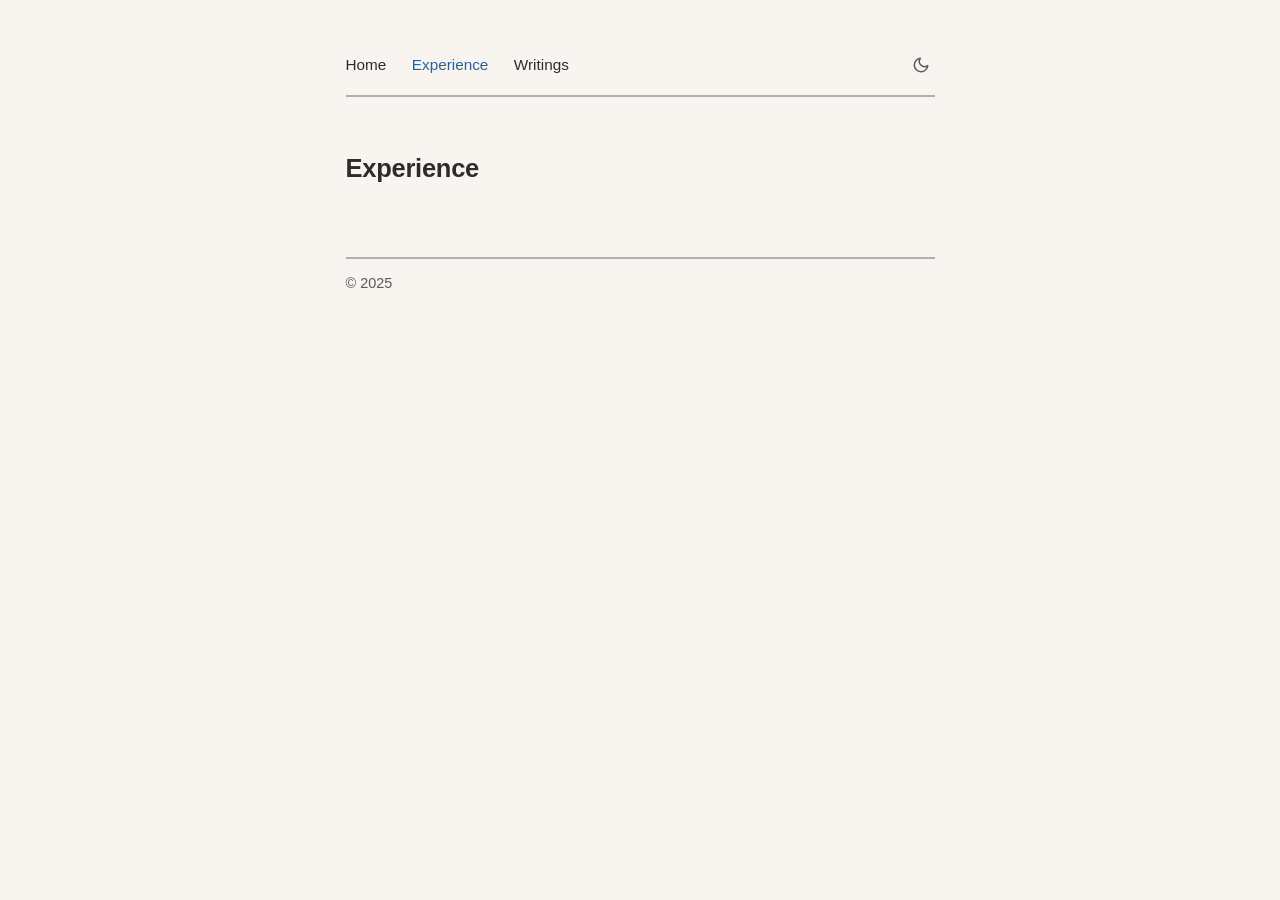
<file: experience/index.html>
<!DOCTYPE html>
<html lang="en">
<head>
  <meta charset="UTF-8">
  <meta name="viewport" content="width=device-width, initial-scale=1.0">
  <meta name="description" content="Experience and Background">
  <meta property="og:title" content="Experience">
  <meta property="og:description" content="Experience and Background">
  <meta property="og:type" content="website">
  <meta property="og:url" content="https://ezzheng.github.io/experience/">
  <title>Experience</title>
  <link rel="icon" type="image/png" href="/aesthetics/logo.png">
  <link rel="apple-touch-icon" href="/aesthetics/logo.png">
  <link rel="stylesheet" href="/aesthetics/styles.css">
</head>
<body>
  <div class="page">
    <nav>
      <ul>
        <li><a href="/">Home</a></li>
        <li><a href="/experience/" class="active">Experience</a></li>
        <li><a href="/writings/">Writings</a></li>
      </ul>
      <button class="theme-toggle" aria-label="Toggle dark mode">
        <svg class="moon" xmlns="http://www.w3.org/2000/svg" viewBox="0 0 24 24" fill="none" stroke="currentColor" stroke-width="2" stroke-linecap="round" stroke-linejoin="round"><path d="M21 12.79A9 9 0 1 1 11.21 3 7 7 0 0 0 21 12.79z"></path></svg>
        <svg class="sun" xmlns="http://www.w3.org/2000/svg" viewBox="0 0 24 24" fill="none" stroke="currentColor" stroke-width="2" stroke-linecap="round" stroke-linejoin="round"><circle cx="12" cy="12" r="5"></circle><line x1="12" y1="1" x2="12" y2="3"></line><line x1="12" y1="21" x2="12" y2="23"></line><line x1="4.22" y1="4.22" x2="5.64" y2="5.64"></line><line x1="18.36" y1="18.36" x2="19.78" y2="19.78"></line><line x1="1" y1="12" x2="3" y2="12"></line><line x1="21" y1="12" x2="23" y2="12"></line><line x1="4.22" y1="19.78" x2="5.64" y2="18.36"></line><line x1="18.36" y1="5.64" x2="19.78" y2="4.22"></line></svg>
      </button>
    </nav>

    <main>
      <h1>Experience</h1>

      <!--
      TEMPLATE: Copy this section block to add a new section (Education, Work, Projects, etc.)
      
      <section class="resume-section">
        <h2 class="section-title">Section Name</h2>
        
        <div class="resume-item">
          <div class="resume-header">
            <span class="resume-title">Title</span>
            <span class="resume-date">Date Range</span>
          </div>
          <div class="resume-subtitle">Subtitle (optional)</div>
          <p class="resume-desc">Description text.</p>
        </div>

        <div class="resume-item">
          <div class="resume-header">
            <span class="resume-title">Another Title</span>
            <span class="resume-date">Date Range</span>
          </div>
          <p class="resume-desc">Description text.</p>
        </div>
      </section>
      -->

    </main>

    <footer>
      <p>© 2025</p>
    </footer>
  </div>

<script src="/aesthetics/script.js?v=2"></script>
</body>
</html>
</file>
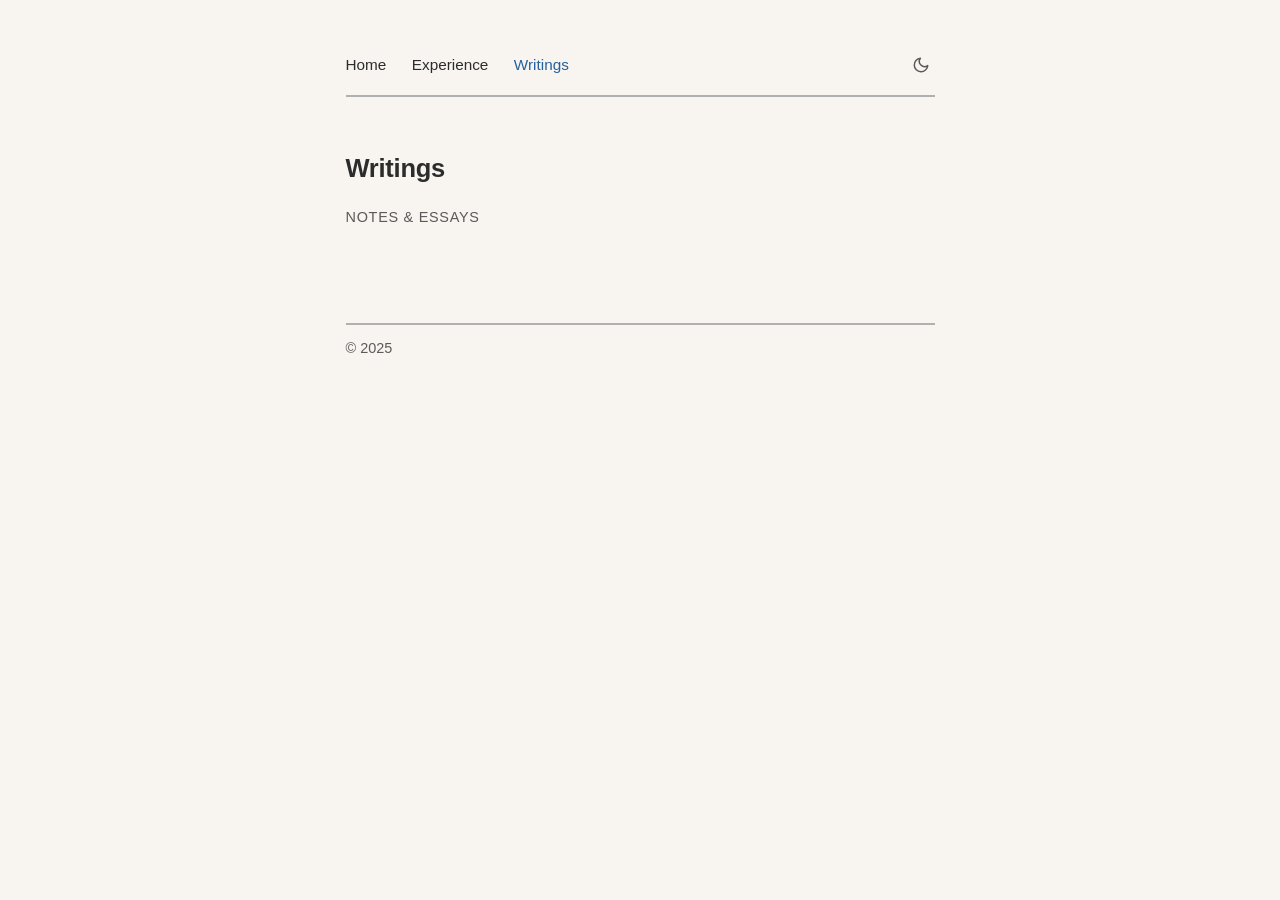
<file: writings/index.html>
<!DOCTYPE html>
<html lang="en">
<head>
  <meta charset="UTF-8">
  <meta name="viewport" content="width=device-width, initial-scale=1.0">
  <meta name="description" content="Notes and Essays">
  <meta property="og:title" content="Writings">
  <meta property="og:description" content="Notes and Essays">
  <meta property="og:type" content="website">
  <meta property="og:url" content="https://ezzheng.github.io/writings/">
  <title>Writings</title>
  <link rel="icon" type="image/png" href="/aesthetics/logo.png">
  <link rel="apple-touch-icon" href="/aesthetics/logo.png">
  <link rel="stylesheet" href="/aesthetics/styles.css">
</head>
<body>
  <div class="page">
    <nav>
      <ul>
        <li><a href="/">Home</a></li>
        <li><a href="/experience/">Experience</a></li>
        <li><a href="/writings/" class="active">Writings</a></li>
      </ul>
      <button class="theme-toggle" aria-label="Toggle dark mode">
        <svg class="moon" xmlns="http://www.w3.org/2000/svg" viewBox="0 0 24 24" fill="none" stroke="currentColor" stroke-width="2" stroke-linecap="round" stroke-linejoin="round"><path d="M21 12.79A9 9 0 1 1 11.21 3 7 7 0 0 0 21 12.79z"></path></svg>
        <svg class="sun" xmlns="http://www.w3.org/2000/svg" viewBox="0 0 24 24" fill="none" stroke="currentColor" stroke-width="2" stroke-linecap="round" stroke-linejoin="round"><circle cx="12" cy="12" r="5"></circle><line x1="12" y1="1" x2="12" y2="3"></line><line x1="12" y1="21" x2="12" y2="23"></line><line x1="4.22" y1="4.22" x2="5.64" y2="5.64"></line><line x1="18.36" y1="18.36" x2="19.78" y2="19.78"></line><line x1="1" y1="12" x2="3" y2="12"></line><line x1="21" y1="12" x2="23" y2="12"></line><line x1="4.22" y1="19.78" x2="5.64" y2="18.36"></line><line x1="18.36" y1="5.64" x2="19.78" y2="4.22"></line></svg>
      </button>
    </nav>

    <main>
      <h1>Writings</h1>
      <p class="section-title">Notes & Essays</p>

      <div class="item-list">
        <!--
        To add a writing:
        1. Copy template.html and rename it (e.g., my-essay.html)
        2. Edit the new file with your content
        3. Add a link here like this:

        <a href="my-essay.html" class="item">
          <div class="item-title">Essay Title</div>
          <div class="item-meta">Month Year</div>
        </a>
        -->
      </div>
    </main>

    <footer>
      <p>© 2025</p>
    </footer>
  </div>

<script src="/aesthetics/script.js?v=2"></script>
</body>
</html>
</file>
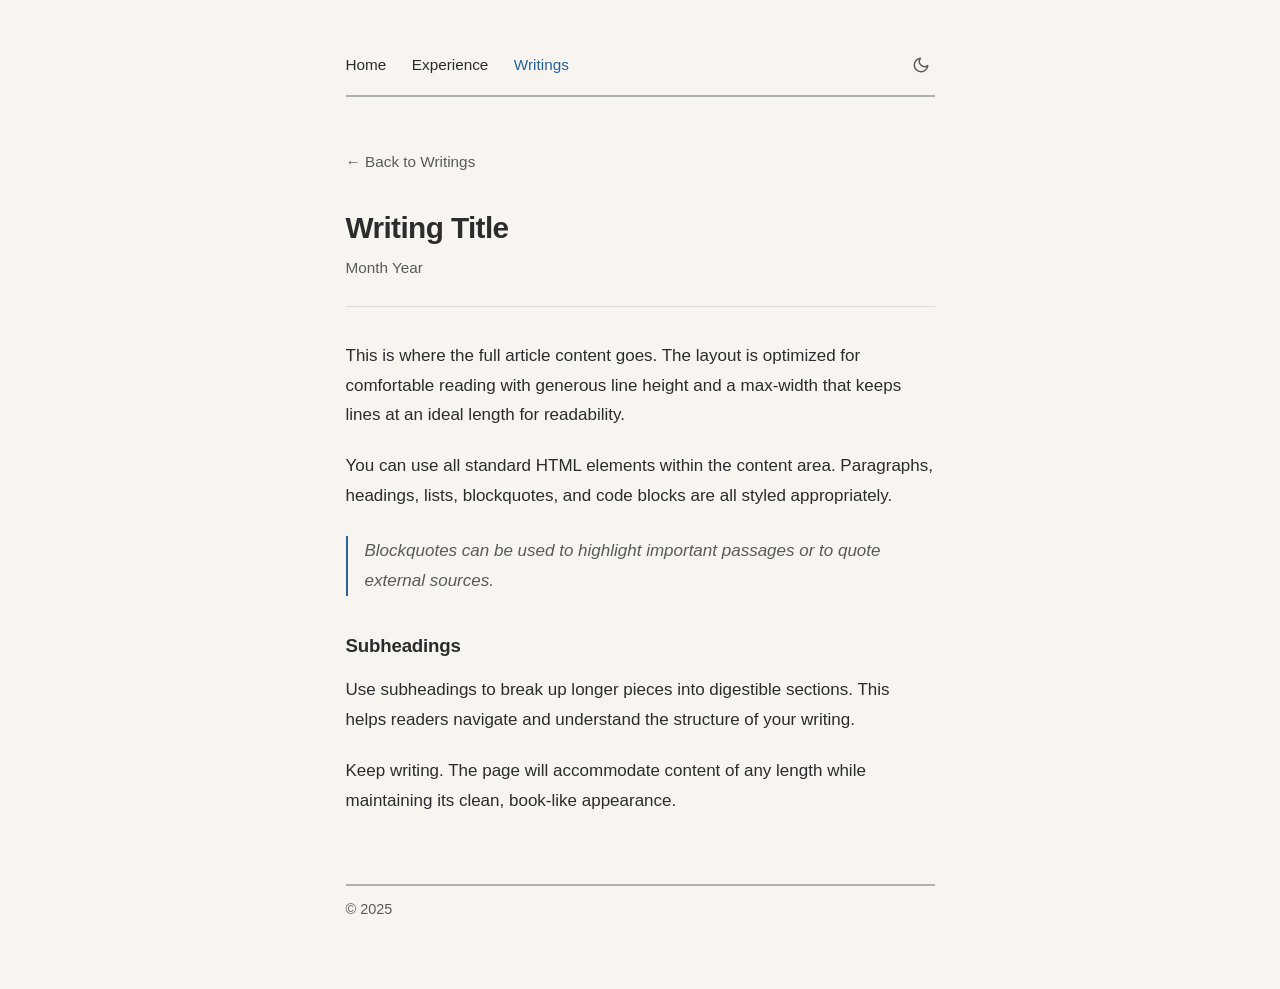
<file: writings/template.html>
<!DOCTYPE html>
<html lang="en">
<head>
  <meta charset="UTF-8">
  <meta name="viewport" content="width=device-width, initial-scale=1.0">
  <meta name="description" content="Writing by Emmanuel">
  <meta property="og:title" content="Writing Title">
  <meta property="og:description" content="Writing Description">
  <meta property="og:type" content="article">
  <meta property="og:url" content="https://ezzheng.github.io/writings/">
  <title>Writing Title</title>
  <link rel="icon" type="image/png" href="/aesthetics/logo.png">
  <link rel="apple-touch-icon" href="/aesthetics/logo.png">
  <link rel="stylesheet" href="/aesthetics/styles.css">
</head>
<body>
  <div class="page">
    <nav>
      <ul>
        <li><a href="/">Home</a></li>
        <li><a href="/experience/">Experience</a></li>
        <li><a href="/writings/" class="active">Writings</a></li>
      </ul>
      <button class="theme-toggle" aria-label="Toggle dark mode">
        <svg class="moon" xmlns="http://www.w3.org/2000/svg" viewBox="0 0 24 24" fill="none" stroke="currentColor" stroke-width="2" stroke-linecap="round" stroke-linejoin="round"><path d="M21 12.79A9 9 0 1 1 11.21 3 7 7 0 0 0 21 12.79z"></path></svg>
        <svg class="sun" xmlns="http://www.w3.org/2000/svg" viewBox="0 0 24 24" fill="none" stroke="currentColor" stroke-width="2" stroke-linecap="round" stroke-linejoin="round"><circle cx="12" cy="12" r="5"></circle><line x1="12" y1="1" x2="12" y2="3"></line><line x1="12" y1="21" x2="12" y2="23"></line><line x1="4.22" y1="4.22" x2="5.64" y2="5.64"></line><line x1="18.36" y1="18.36" x2="19.78" y2="19.78"></line><line x1="1" y1="12" x2="3" y2="12"></line><line x1="21" y1="12" x2="23" y2="12"></line><line x1="4.22" y1="19.78" x2="5.64" y2="18.36"></line><line x1="18.36" y1="5.64" x2="19.78" y2="4.22"></line></svg>
      </button>
    </nav>

    <main>
      <a href="/writings/" class="back-link">Back to Writings</a>

      <article>
        <header class="detail-header">
          <h1 class="detail-title">Writing Title</h1>
          <p class="detail-meta">Month Year</p>
        </header>

        <div class="content">
          <p>
            This is where the full article content goes. The layout is optimized 
            for comfortable reading with generous line height and a max-width 
            that keeps lines at an ideal length for readability.
          </p>

          <p>
            You can use all standard HTML elements within the content area. 
            Paragraphs, headings, lists, blockquotes, and code blocks are all 
            styled appropriately.
          </p>

          <blockquote>
            Blockquotes can be used to highlight important passages or 
            to quote external sources.
          </blockquote>

          <h2>Subheadings</h2>
          <p>
            Use subheadings to break up longer pieces into digestible sections. 
            This helps readers navigate and understand the structure of your writing.
          </p>

          <p>
            Keep writing. The page will accommodate content of any length while 
            maintaining its clean, book-like appearance.
          </p>
        </div>
      </article>
    </main>

    <footer>
      <p>© 2025</p>
    </footer>
  </div>

<script src="/aesthetics/script.js?v=2"></script>
</body>
</html>
</file>
<file: aesthetics/styles.css>
/* Base Reset & Variables */
*, *::before, *::after {
  box-sizing: border-box;
  margin: 0;
  padding: 0;
}

:root {
  --accent: #25619d;
  --text: #2c2c2c;
  --text-light: #5a5a5a;
  --bg: #f8f5f0;
  --border: #e0dcd4;
  --hover-bg: #f0ebe3;
  --nav-border: #b0b0b0;
}

/* Dark Mode */
[data-theme="dark"] {
  --accent: #25619d;
  --text: #e9e8e5;
  --text-light: #e8e7e5;
  --bg: #1a1816;
  --border: #3a3632;
  --hover-bg: #252220;
  --nav-border: #444444;
}

@media (prefers-color-scheme: dark) {
  :root:not([data-theme="light"]) {
    --accent: #25619d;
    --text: #e8e4dc;
    --text-light: #a8a090;
    --bg: #1a1816;
    --border: #3a3632;
    --hover-bg: #252220;
    --nav-border: #444444;
  }
}

/* Typography - System Font Stack */
html {
  font-size: 17px;
  -webkit-font-smoothing: antialiased;
  -moz-osx-font-smoothing: grayscale;
}

body {
  font-family: -apple-system, BlinkMacSystemFont, "Segoe UI", Helvetica, Arial, sans-serif;
  line-height: 1.6;
  color: var(--text);
  background: var(--bg);
  min-height: 100vh;
}

/* Page Container - Book-like margins */
.page {
  max-width: 640px;
  margin: 0 auto;
  padding: 3rem 1.5rem 4rem;
}

/* Navigation - Plain and minimal */
nav {
  margin-bottom: 3rem;
  padding-bottom: 1rem;
  border-bottom: 2px solid var(--nav-border);
  display: flex;
  justify-content: space-between;
  align-items: center;
}

nav ul {
  list-style: none;
  display: flex;
  gap: 1.5rem;
}

nav a {
  color: var(--text);
  text-decoration: none;
  font-size: 0.9rem;
  transition: color 0.15s ease;
}

nav a:hover,
nav a.active {
  color: var(--accent);
}

/* Links */
a {
  color: var(--accent);
  text-decoration: none;
  transition: color 0.15s ease;
}

a:hover {
  text-decoration: none;
}

/* Headings */
h1 {
  font-size: 1.5rem;
  font-weight: 600;
  margin-bottom: 1rem;
  letter-spacing: -0.01em;
}

h2 {
  font-size: 1.1rem;
  font-weight: 600;
  margin-bottom: 0.5rem;
  letter-spacing: -0.01em;
}

h3 {
  font-size: 1rem;
  font-weight: 600;
  margin-bottom: 0.25rem;
}

/* Paragraphs */
p {
  margin-bottom: 1rem;
}

p:last-child {
  margin-bottom: 0;
}

/* Section Title */
.section-title {
  font-size: 0.85rem;
  text-transform: uppercase;
  letter-spacing: 0.05em;
  color: var(--text-light);
  margin-bottom: 1.5rem;
  font-weight: 500;
}

/* Item List - Hybrid cards */
.item-list {
  display: flex;
  flex-direction: column;
}

.item {
  padding: 1.25rem 0.75rem;
  border-bottom: 1px solid var(--border);
  text-decoration: none;
  color: inherit;
  display: block;
  transition: background 0.15s ease;
}

.item:first-child {
  border-top: 1px solid var(--border);
}

.item:hover {
  background: var(--hover-bg);
}

.item-title {
  font-weight: 500;
  margin-bottom: 0.2rem;
  color: var(--text);
}

.item:hover .item-title {
  color: var(--accent);
}

.item-meta {
  font-size: 0.85rem;
  color: var(--text-light);
  margin-bottom: 0.4rem;
}

.item-desc {
  font-size: 0.9rem;
  color: var(--text-light);
  line-height: 1.5;
}

/* Back Link */
.back-link {
  display: inline-block;
  margin-bottom: 2rem;
  font-size: 0.9rem;
  color: var(--text-light);
}

.back-link:hover {
  color: var(--accent);
  text-decoration: none;
}

.back-link::before {
  content: "← ";
}

/* Detail Page */
.detail-header {
  margin-bottom: 2rem;
  padding-bottom: 1.5rem;
  border-bottom: 1px solid var(--border);
}

.detail-title {
  font-size: 1.75rem;
  font-weight: 600;
  margin-bottom: 0.5rem;
  letter-spacing: -0.02em;
  line-height: 1.3;
}

.detail-meta {
  font-size: 0.9rem;
  color: var(--text-light);
}

/* Article Content - Optimized for reading */
.content {
  font-size: 1rem;
  line-height: 1.75;
}

.content p {
  margin-bottom: 1.25rem;
}

.content h2 {
  margin-top: 2rem;
  margin-bottom: 0.75rem;
}

.content h3 {
  margin-top: 1.5rem;
  margin-bottom: 0.5rem;
}

.content ul,
.content ol {
  margin-bottom: 1.25rem;
  padding-left: 1.5rem;
}

.content li {
  margin-bottom: 0.5rem;
}

.content blockquote {
  border-left: 2px solid var(--accent);
  padding-left: 1rem;
  margin: 1.5rem 0;
  color: var(--text-light);
  font-style: italic;
}

.content code {
  font-family: ui-monospace, SFMono-Regular, "SF Mono", Menlo, Monaco, Consolas, monospace;
  font-size: 0.9em;
  background: var(--hover-bg);
  padding: 0.15em 0.35em;
  border-radius: 3px;
}

.content pre {
  background: var(--hover-bg);
  padding: 1rem;
  overflow-x: auto;
  margin-bottom: 1.25rem;
  border-radius: 3px;
}

.content pre code {
  background: none;
  padding: 0;
}

/* Home specific */
.intro {
  margin-bottom: 2rem;
}

.intro p {
  font-size: 1.05rem;
  line-height: 1.7;
}

/* Resume Styles */
.resume-section {
  margin-bottom: 2.5rem;
}

.resume-section:last-of-type {
  margin-bottom: 0;
}

.resume-section .section-title {
  margin-bottom: 1rem;
  padding-bottom: 0.5rem;
  border-bottom: 1px solid var(--border);
}

.resume-item {
  margin-bottom: 1.5rem;
}

.resume-item:last-child {
  margin-bottom: 0;
}

.resume-header {
  display: flex;
  justify-content: space-between;
  align-items: baseline;
  flex-wrap: wrap;
  gap: 0.5rem;
}

.resume-title {
  font-weight: 600;
  color: var(--text);
}

.resume-date {
  font-size: 0.85rem;
  color: var(--text-light);
}

.resume-subtitle {
  font-size: 0.9rem;
  color: var(--text-light);
  margin-bottom: 0.25rem;
}

.resume-desc {
  font-size: 0.9rem;
  color: var(--text-light);
  margin-top: 0.25rem;
  margin-bottom: 0;
}

/* Footer */
footer {
  margin-top: 4rem;
  padding-top: 0.75rem;
  border-top: 2px solid var(--nav-border);
  font-size: 0.85rem;
  color: var(--text-light);
}

/* Theme Toggle */
.theme-toggle {
  background: none;
  border: none;
  cursor: pointer;
  padding: 0.25rem;
  color: var(--text-light);
  transition: color 0.15s ease;
  display: flex;
  align-items: center;
  justify-content: center;
}

.theme-toggle:hover {
  color: var(--accent);
}

.theme-toggle svg {
  width: 18px;
  height: 18px;
}

.theme-toggle .sun { display: none; }
.theme-toggle .moon { display: block; }

[data-theme="dark"] .theme-toggle .sun { display: block; }
[data-theme="dark"] .theme-toggle .moon { display: none; }

@media (prefers-color-scheme: dark) {
  :root:not([data-theme="light"]) .theme-toggle .sun { display: block; }
  :root:not([data-theme="light"]) .theme-toggle .moon { display: none; }
}

/* Focus Styles */
a:focus-visible,
button:focus-visible {
  outline: 2px solid var(--accent);
  outline-offset: 2px;
}

/* Print Styles */
@media print {
  nav,
  .theme-toggle,
  footer {
    display: none;
  }

  .page {
    max-width: 100%;
    padding: 0;
  }

  body {
    background: white;
    color: black;
  }

  a {
    color: black;
    text-decoration: underline;
  }

  .resume-header {
    break-inside: avoid;
  }

  .resume-section {
    break-inside: avoid;
  }
}

/* Responsive */
@media (max-width: 600px) {
  html {
    font-size: 16px;
  }
  
  .page {
    padding: 2rem 1.25rem 3rem;
  }
  
  nav {
    margin-bottom: 2rem;
  }
  
  nav ul {
    gap: 1rem;
  }
  
  .detail-title {
    font-size: 1.5rem;
  }
}
</file>
